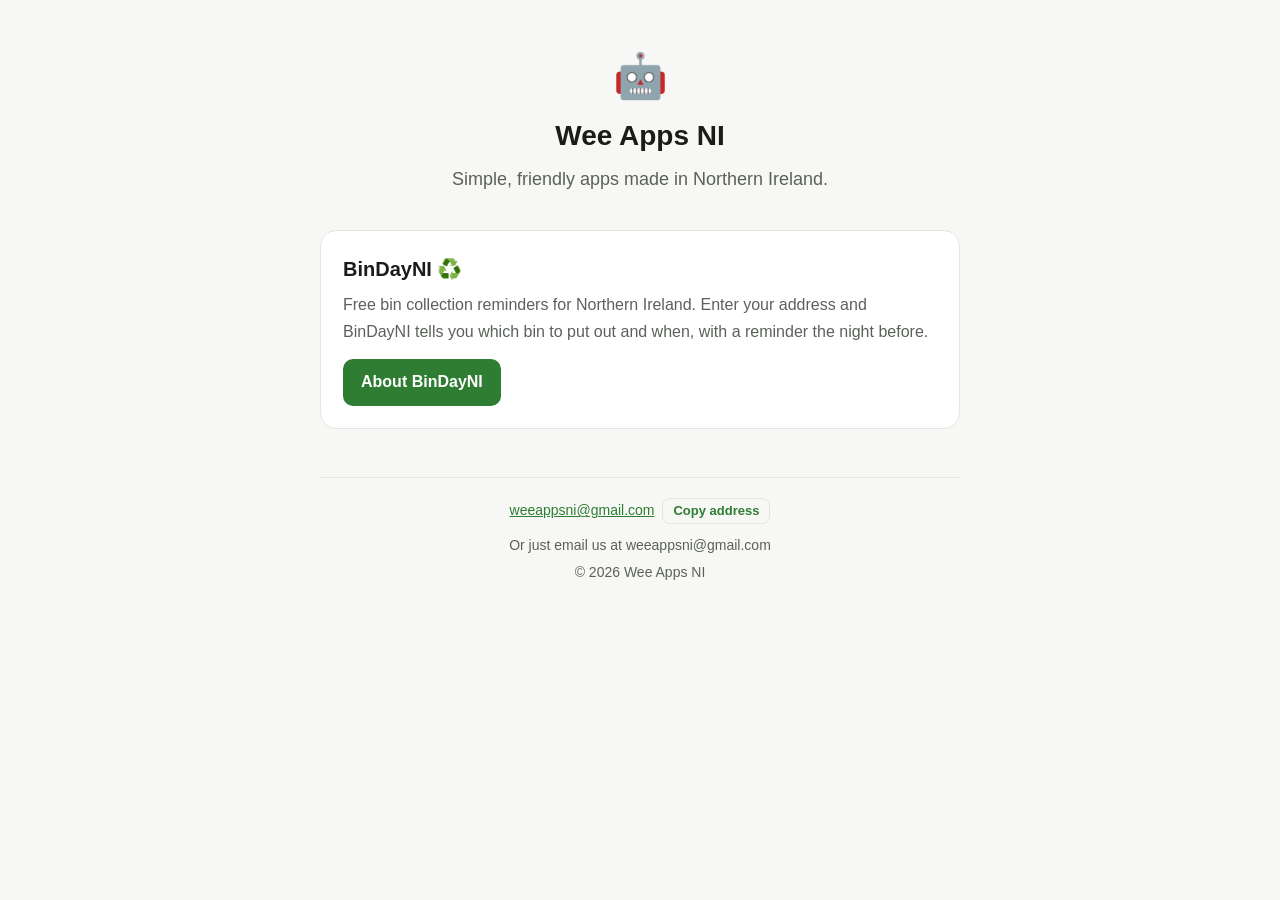
<file: index.html>
<!doctype html>
<html lang="en">
<head>
  <meta charset="utf-8" />
  <meta name="viewport" content="width=device-width, initial-scale=1" />
  <title>Wee Apps NI — simple, friendly apps from Northern Ireland</title>
  <meta name="description" content="Wee Apps NI makes simple, friendly apps for Northern Ireland. Our first app is BinDayNI — free bin collection reminders." />
  <link rel="stylesheet" href="/style.css" />
</head>
<body>
  <div class="wrap">
    <header class="site">
      <div class="logo">🤖</div>
      <h1>Wee Apps NI</h1>
      <p class="tag">Simple, friendly apps made in Northern Ireland.</p>
    </header>

    <!-- One card per app. To add an app, copy a card and point it at /appname/ -->
    <div class="card">
      <h2>BinDayNI ♻️</h2>
      <p>Free bin collection reminders for Northern Ireland. Enter your address and BinDayNI
         tells you which bin to put out and when, with a reminder the night before.</p>
      <a class="btn" href="/bindayni/">About BinDayNI</a>
    </div>

    <footer>
      <p class="contact-email"><a href="mailto:weeappsni@gmail.com">weeappsni@gmail.com</a></p>
      <p class="hint">Or just email us at weeappsni@gmail.com</p>
      <p>© 2026 Wee Apps NI</p>
    </footer>
  </div>
  <script src="/contact.js" defer></script>
</body>
</html>
</file>
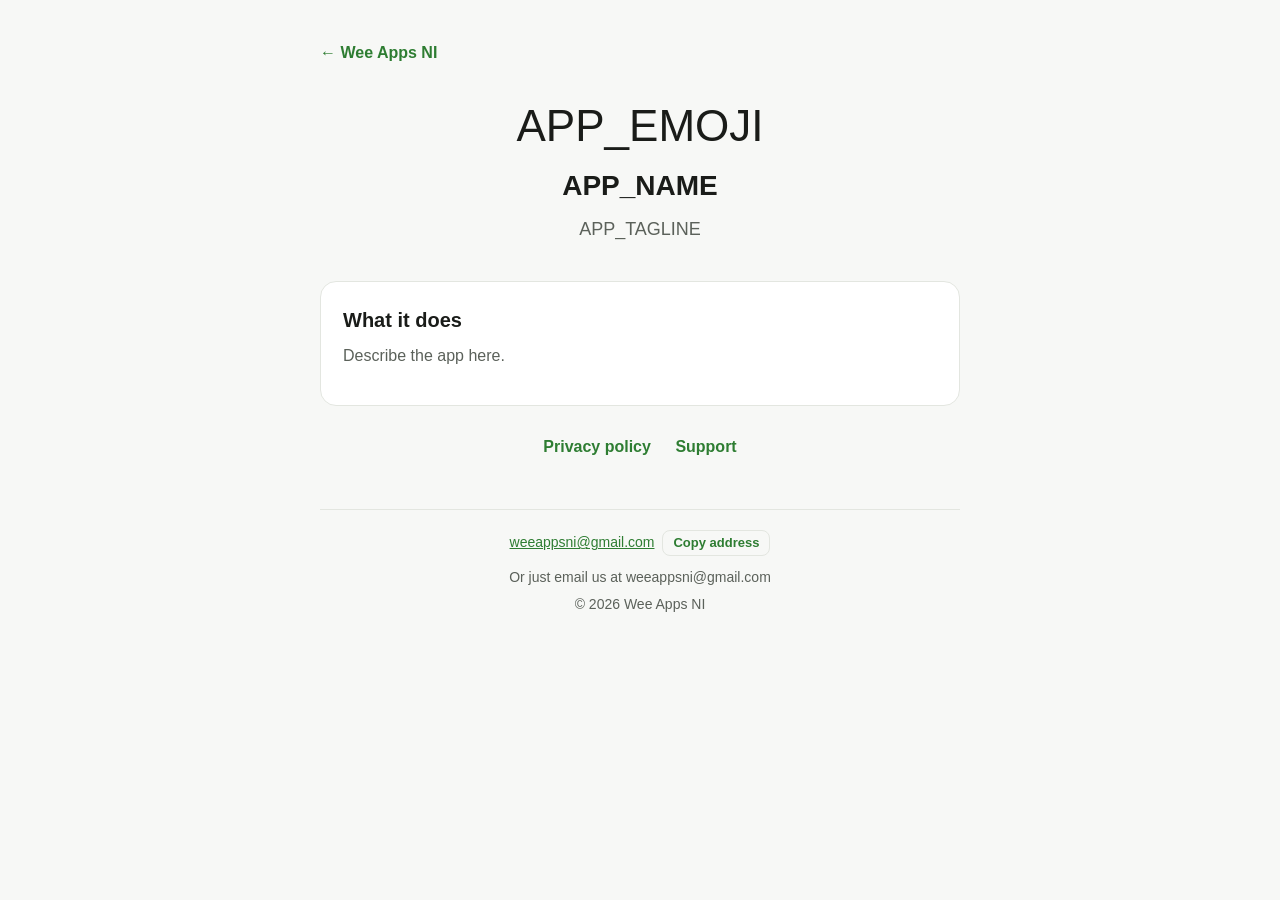
<file: _template/index.html>
<!doctype html>
<!-- TEMPLATE — copy this whole folder to /<appfolder>/ and replace:
       APP_NAME      -> the app's display name (e.g. BinDayNI)
       APP_TAGLINE   -> one-line description
       APP_EMOJI     -> a logo emoji
     Then add a card for it on the homepage (/index.html). -->
<html lang="en">
<head>
  <meta charset="utf-8" />
  <meta name="viewport" content="width=device-width, initial-scale=1" />
  <title>APP_NAME · Wee Apps NI</title>
  <meta name="description" content="APP_NAME — APP_TAGLINE" />
  <link rel="stylesheet" href="/style.css" />
</head>
<body>
  <div class="wrap">
    <a class="back" href="/">← Wee Apps NI</a>
    <header class="site">
      <div class="logo">APP_EMOJI</div>
      <h1>APP_NAME</h1>
      <p class="tag">APP_TAGLINE</p>
    </header>

    <div class="card">
      <h2>What it does</h2>
      <p>Describe the app here.</p>
    </div>

    <nav class="links">
      <a href="/APPFOLDER/privacy">Privacy policy</a>
      <a href="/APPFOLDER/support">Support</a>
    </nav>

    <footer>
      <p class="contact-email"><a href="mailto:weeappsni@gmail.com">weeappsni@gmail.com</a></p>
      <p class="hint">Or just email us at weeappsni@gmail.com</p>
      <p>© 2026 Wee Apps NI</p>
    </footer>
  </div>
  <script src="/contact.js" defer></script>
</body>
</html>
</file>
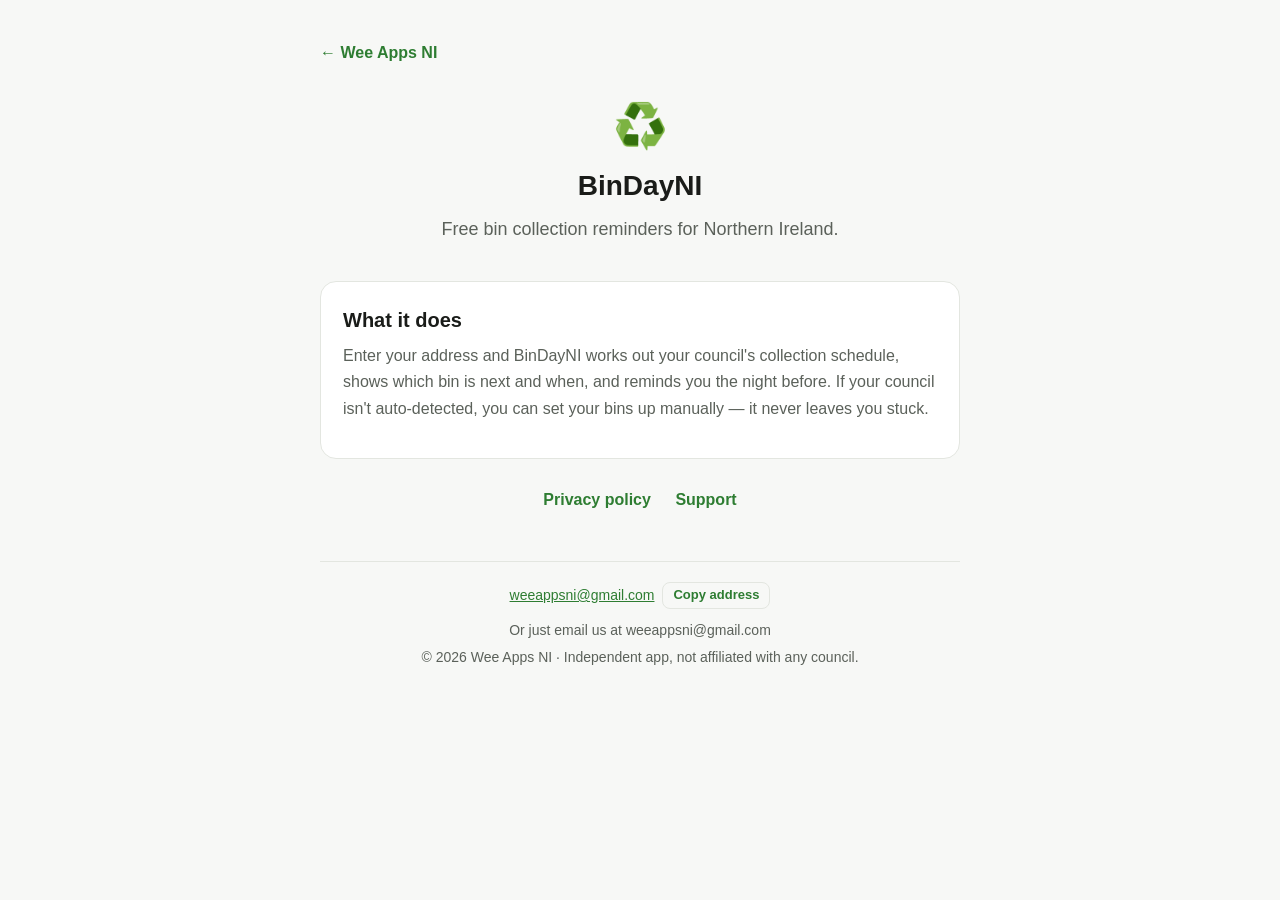
<file: bindayni/index.html>
<!doctype html>
<html lang="en">
<head>
  <meta charset="utf-8" />
  <meta name="viewport" content="width=device-width, initial-scale=1" />
  <title>BinDayNI — free bin reminders for Northern Ireland · Wee Apps NI</title>
  <meta name="description" content="BinDayNI — free bin collection reminders for Northern Ireland. Which bin to put out, and when, with a reminder the night before." />
  <link rel="stylesheet" href="/style.css" />
</head>
<body>
  <div class="wrap">
    <a class="back" href="/">← Wee Apps NI</a>
    <header class="site">
      <div class="logo">♻️</div>
      <h1>BinDayNI</h1>
      <p class="tag">Free bin collection reminders for Northern Ireland.</p>
    </header>

    <div class="card">
      <h2>What it does</h2>
      <p>Enter your address and BinDayNI works out your council's collection schedule, shows which
         bin is next and when, and reminds you the night before. If your council isn't auto-detected,
         you can set your bins up manually — it never leaves you stuck.</p>
    </div>

    <nav class="links">
      <a href="/bindayni/privacy">Privacy policy</a>
      <a href="/bindayni/support">Support</a>
    </nav>

    <footer>
      <p class="contact-email"><a href="mailto:weeappsni@gmail.com">weeappsni@gmail.com</a></p>
      <p class="hint">Or just email us at weeappsni@gmail.com</p>
      <p>© 2026 Wee Apps NI · Independent app, not affiliated with any council.</p>
    </footer>
  </div>
  <script src="/contact.js" defer></script>
</body>
</html>
</file>
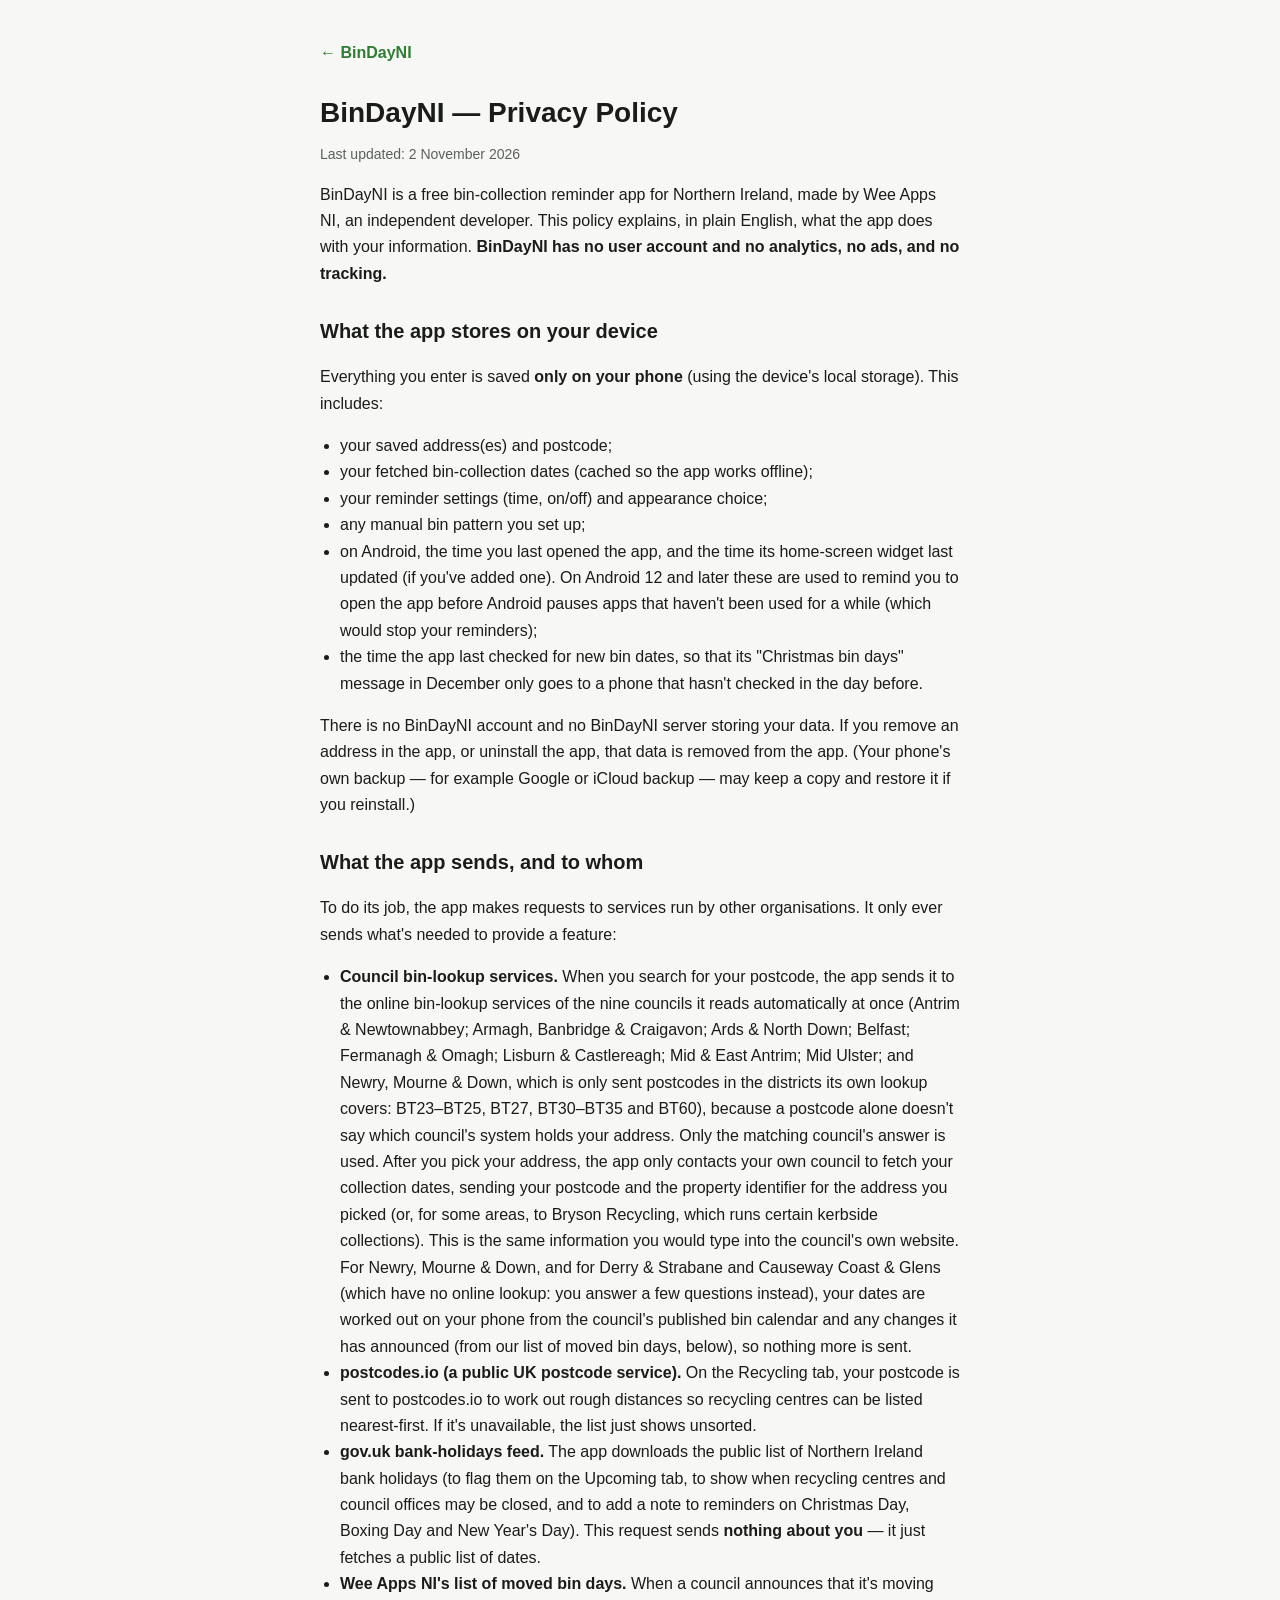
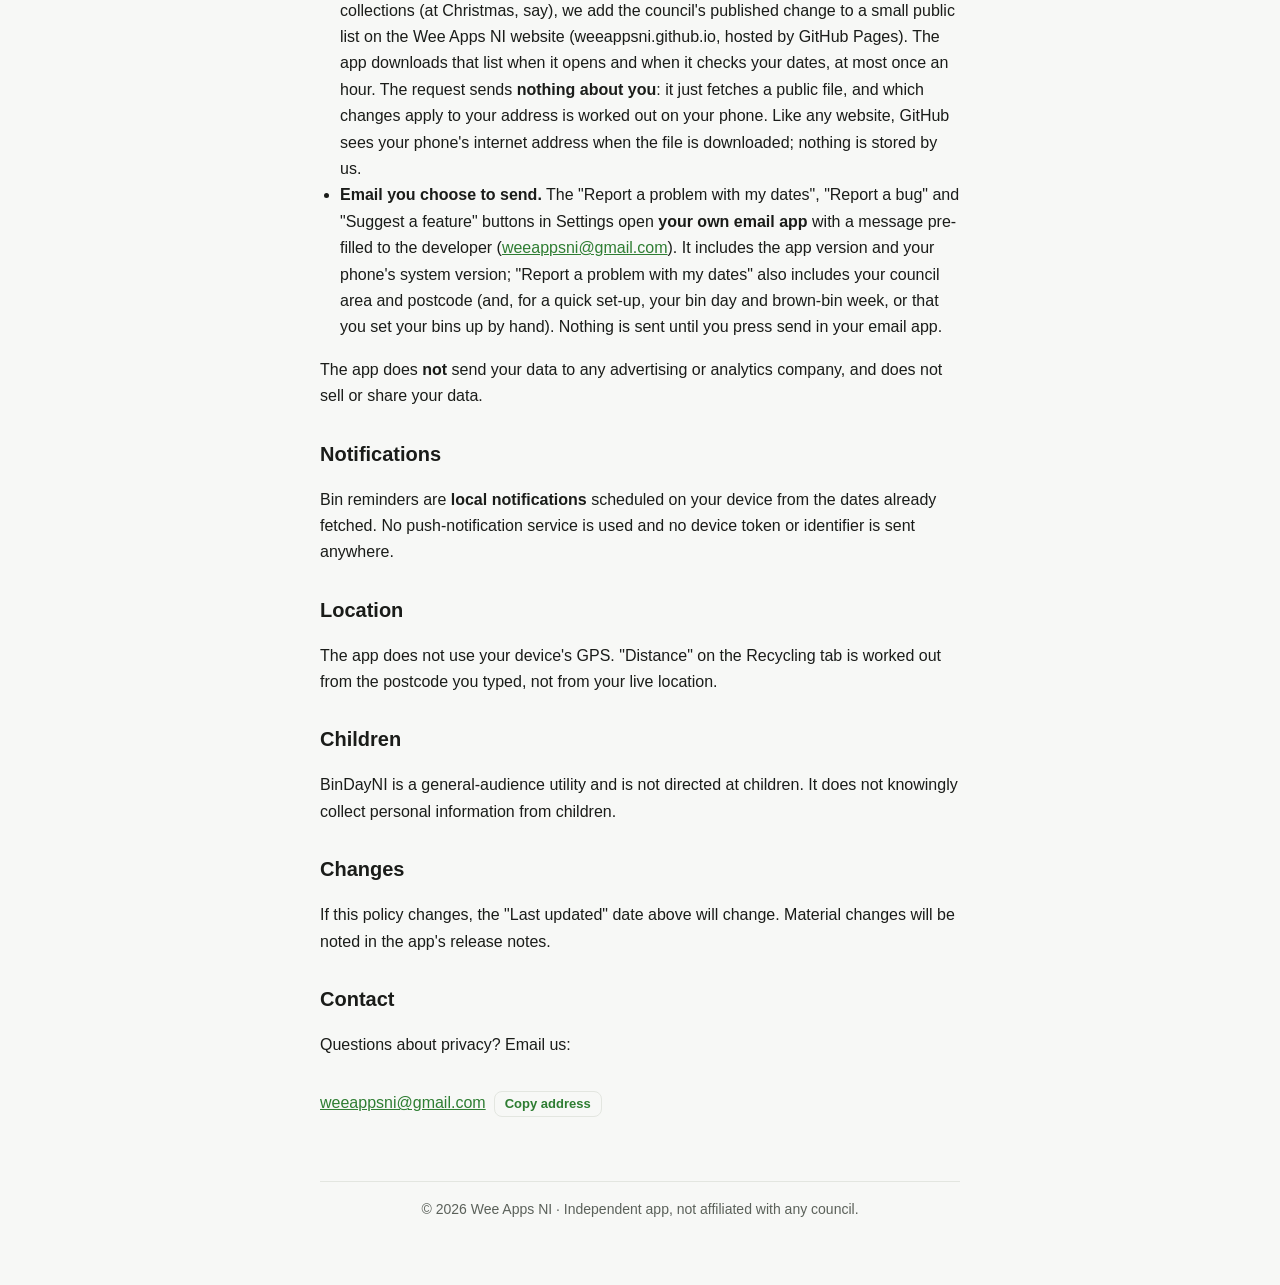
<file: privacy/index.html>
<!doctype html>
<!-- Moved. This old top-level URL now redirects to the per-app location so any
     link that was shared before the site was reorganised still works. -->
<html lang="en">
<head>
  <meta charset="utf-8" />
  <meta name="viewport" content="width=device-width, initial-scale=1" />
  <title>Redirecting… · Wee Apps NI</title>
  <link rel="canonical" href="https://weeappsni.github.io/bindayni/privacy" />
  <meta http-equiv="refresh" content="0; url=/bindayni/privacy" />
  <link rel="stylesheet" href="/style.css" />
</head>
<body>
  <div class="wrap">
    <p>This page has moved to
       <a href="/bindayni/privacy">weeappsni.github.io/bindayni/privacy</a>.</p>
  </div>
</body>
</html>
</file>
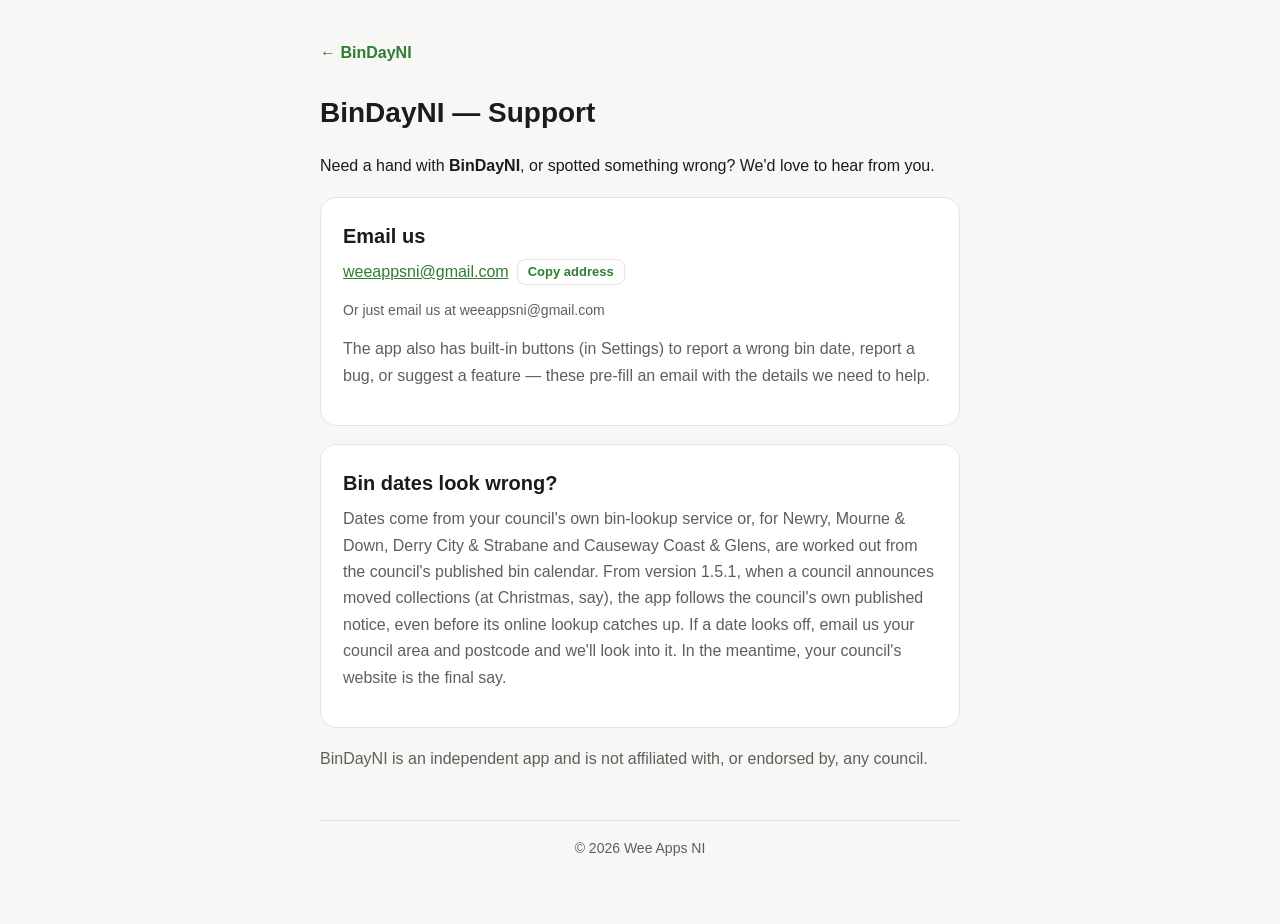
<file: support/index.html>
<!doctype html>
<!-- Moved. Redirects to the per-app location. -->
<html lang="en">
<head>
  <meta charset="utf-8" />
  <meta name="viewport" content="width=device-width, initial-scale=1" />
  <title>Redirecting… · Wee Apps NI</title>
  <link rel="canonical" href="https://weeappsni.github.io/bindayni/support" />
  <meta http-equiv="refresh" content="0; url=/bindayni/support" />
  <link rel="stylesheet" href="/style.css" />
</head>
<body>
  <div class="wrap">
    <p>This page has moved to
       <a href="/bindayni/support">weeappsni.github.io/bindayni/support</a>.</p>
  </div>
</body>
</html>
</file>
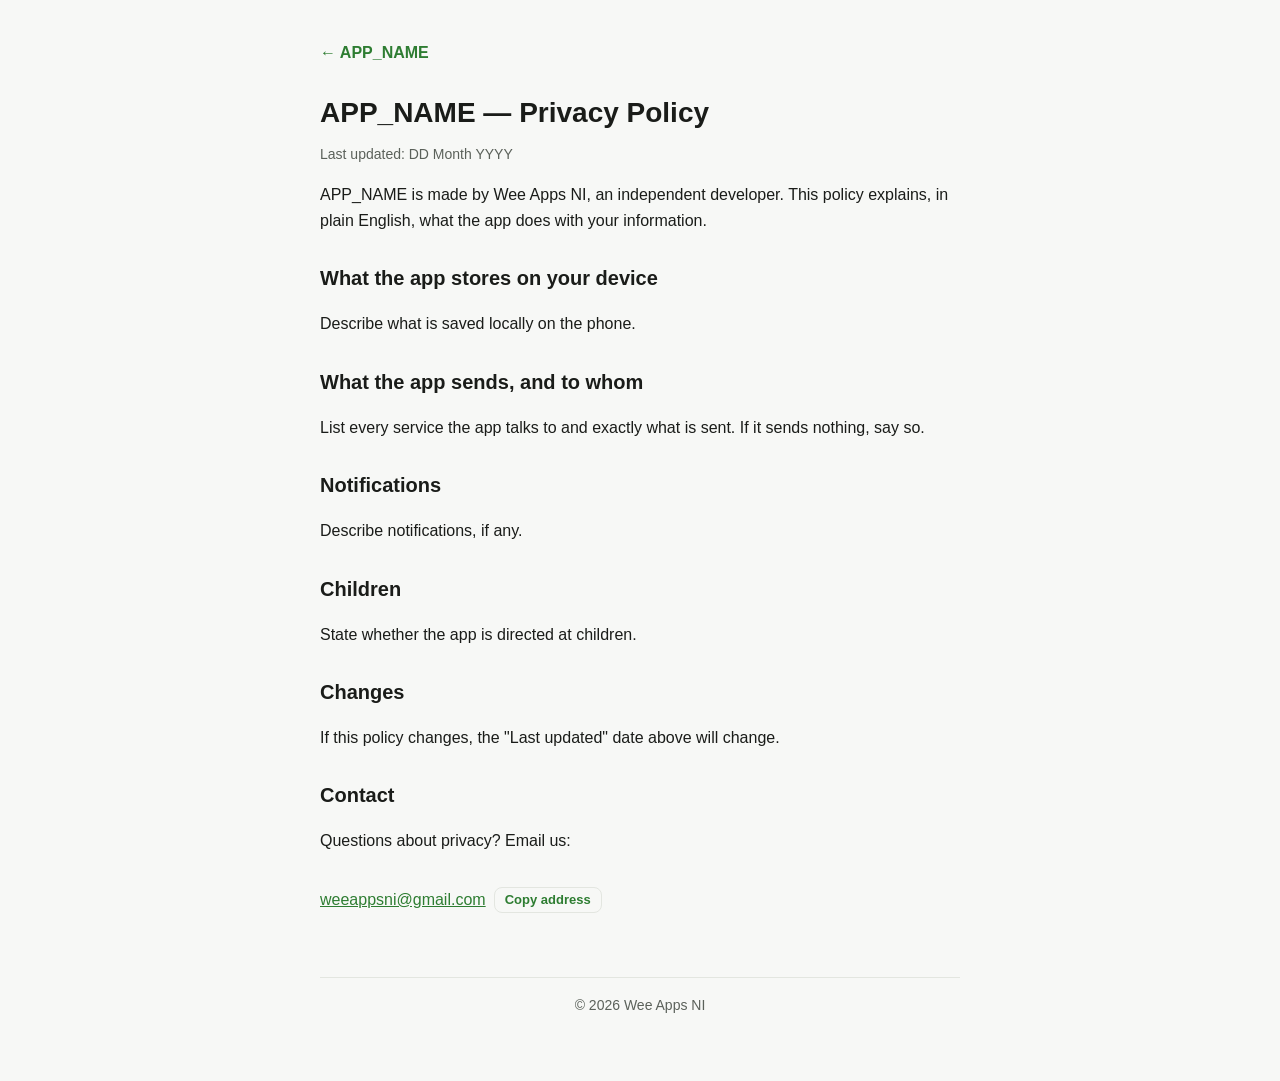
<file: _template/privacy/index.html>
<!doctype html>
<!-- TEMPLATE privacy page. Replace APP_NAME / APPFOLDER / the date, and edit the
     body to describe honestly what THIS app does with data. Keep it truthful —
     the app stores must be able to verify every claim. -->
<html lang="en">
<head>
  <meta charset="utf-8" />
  <meta name="viewport" content="width=device-width, initial-scale=1" />
  <title>APP_NAME — Privacy Policy · Wee Apps NI</title>
  <meta name="description" content="Privacy policy for APP_NAME by Wee Apps NI." />
  <link rel="stylesheet" href="/style.css" />
</head>
<body>
  <div class="wrap">
    <a class="back" href="/APPFOLDER/">← APP_NAME</a>
    <h1>APP_NAME — Privacy Policy</h1>
    <p class="updated">Last updated: DD Month YYYY</p>

    <p>APP_NAME is made by Wee Apps NI, an independent developer. This policy explains, in plain English,
       what the app does with your information.</p>

    <h2>What the app stores on your device</h2>
    <p>Describe what is saved locally on the phone.</p>

    <h2>What the app sends, and to whom</h2>
    <p>List every service the app talks to and exactly what is sent. If it sends nothing, say so.</p>

    <h2>Notifications</h2>
    <p>Describe notifications, if any.</p>

    <h2>Children</h2>
    <p>State whether the app is directed at children.</p>

    <h2>Changes</h2>
    <p>If this policy changes, the "Last updated" date above will change.</p>

    <h2>Contact</h2>
    <p>Questions about privacy? Email us:</p>
    <p class="contact-email"><a href="mailto:weeappsni@gmail.com">weeappsni@gmail.com</a></p>

    <footer>© 2026 Wee Apps NI</footer>
  </div>
  <script src="/contact.js" defer></script>
</body>
</html>
</file>
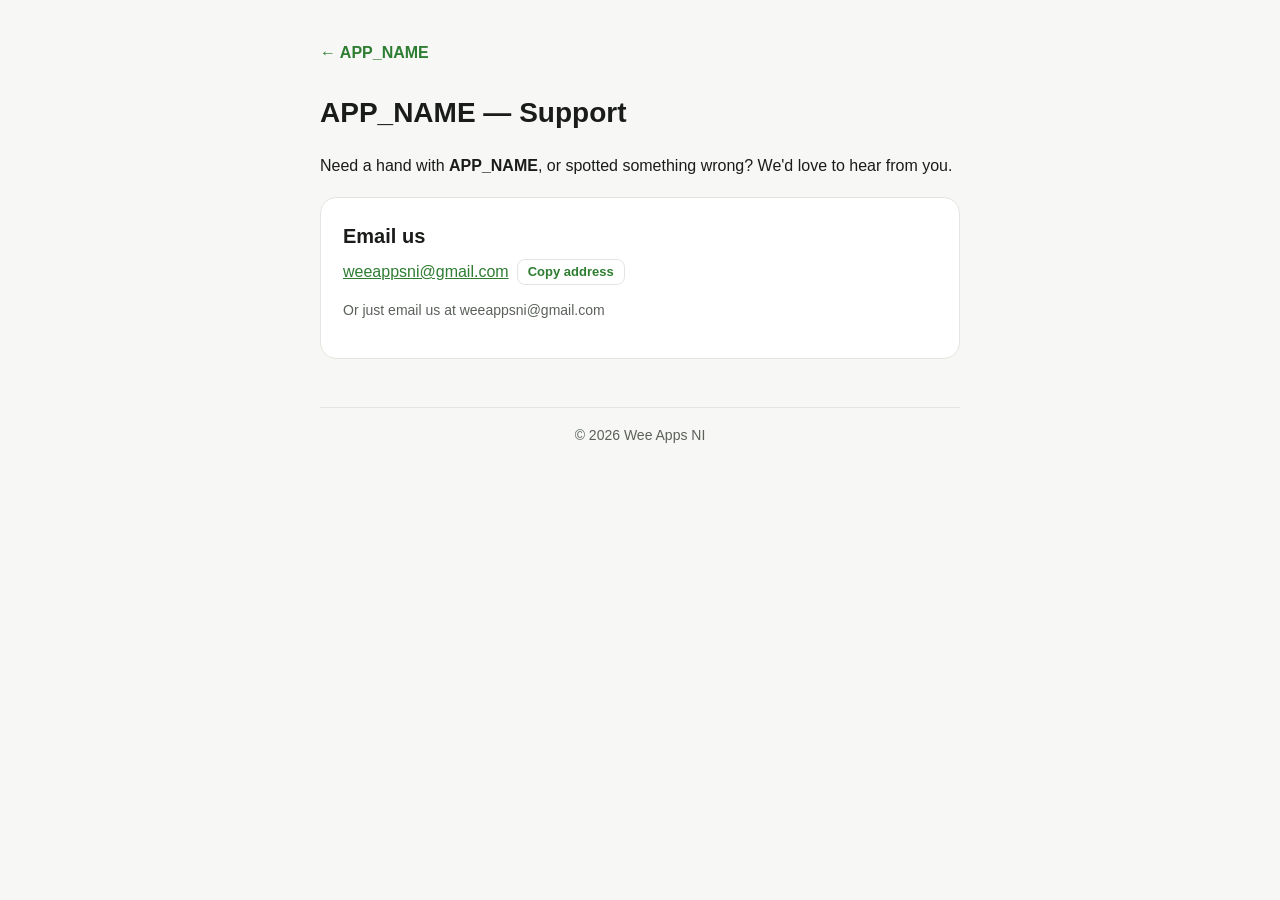
<file: _template/support/index.html>
<!doctype html>
<!-- TEMPLATE support page. Replace APP_NAME / APPFOLDER and edit the body. -->
<html lang="en">
<head>
  <meta charset="utf-8" />
  <meta name="viewport" content="width=device-width, initial-scale=1" />
  <title>APP_NAME — Support · Wee Apps NI</title>
  <meta name="description" content="Support and contact for APP_NAME by Wee Apps NI." />
  <link rel="stylesheet" href="/style.css" />
</head>
<body>
  <div class="wrap">
    <a class="back" href="/APPFOLDER/">← APP_NAME</a>
    <h1>APP_NAME — Support</h1>
    <p>Need a hand with <strong>APP_NAME</strong>, or spotted something wrong? We'd love to hear from you.</p>

    <div class="card">
      <h2>Email us</h2>
      <p class="contact-email"><a href="mailto:weeappsni@gmail.com">weeappsni@gmail.com</a></p>
      <p class="hint">Or just email us at weeappsni@gmail.com</p>
    </div>

    <footer>© 2026 Wee Apps NI</footer>
  </div>
  <script src="/contact.js" defer></script>
</body>
</html>
</file>
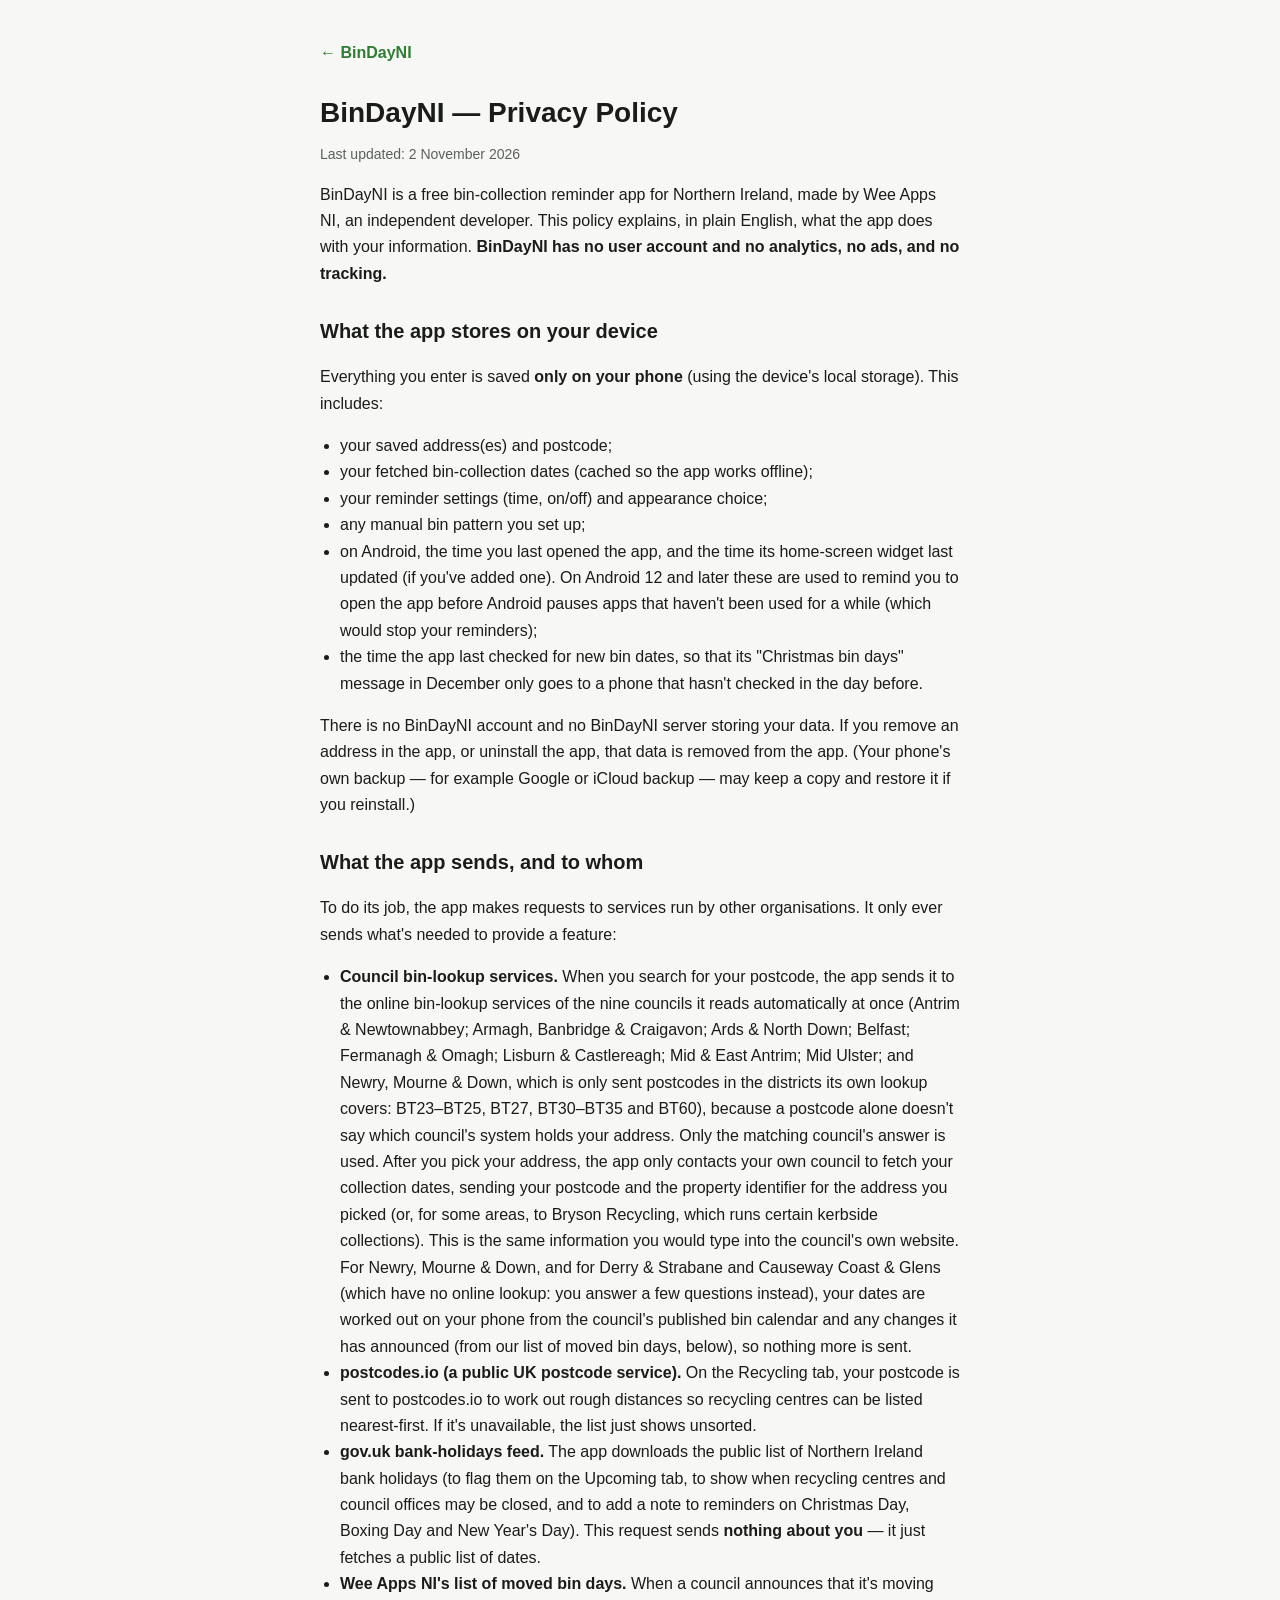
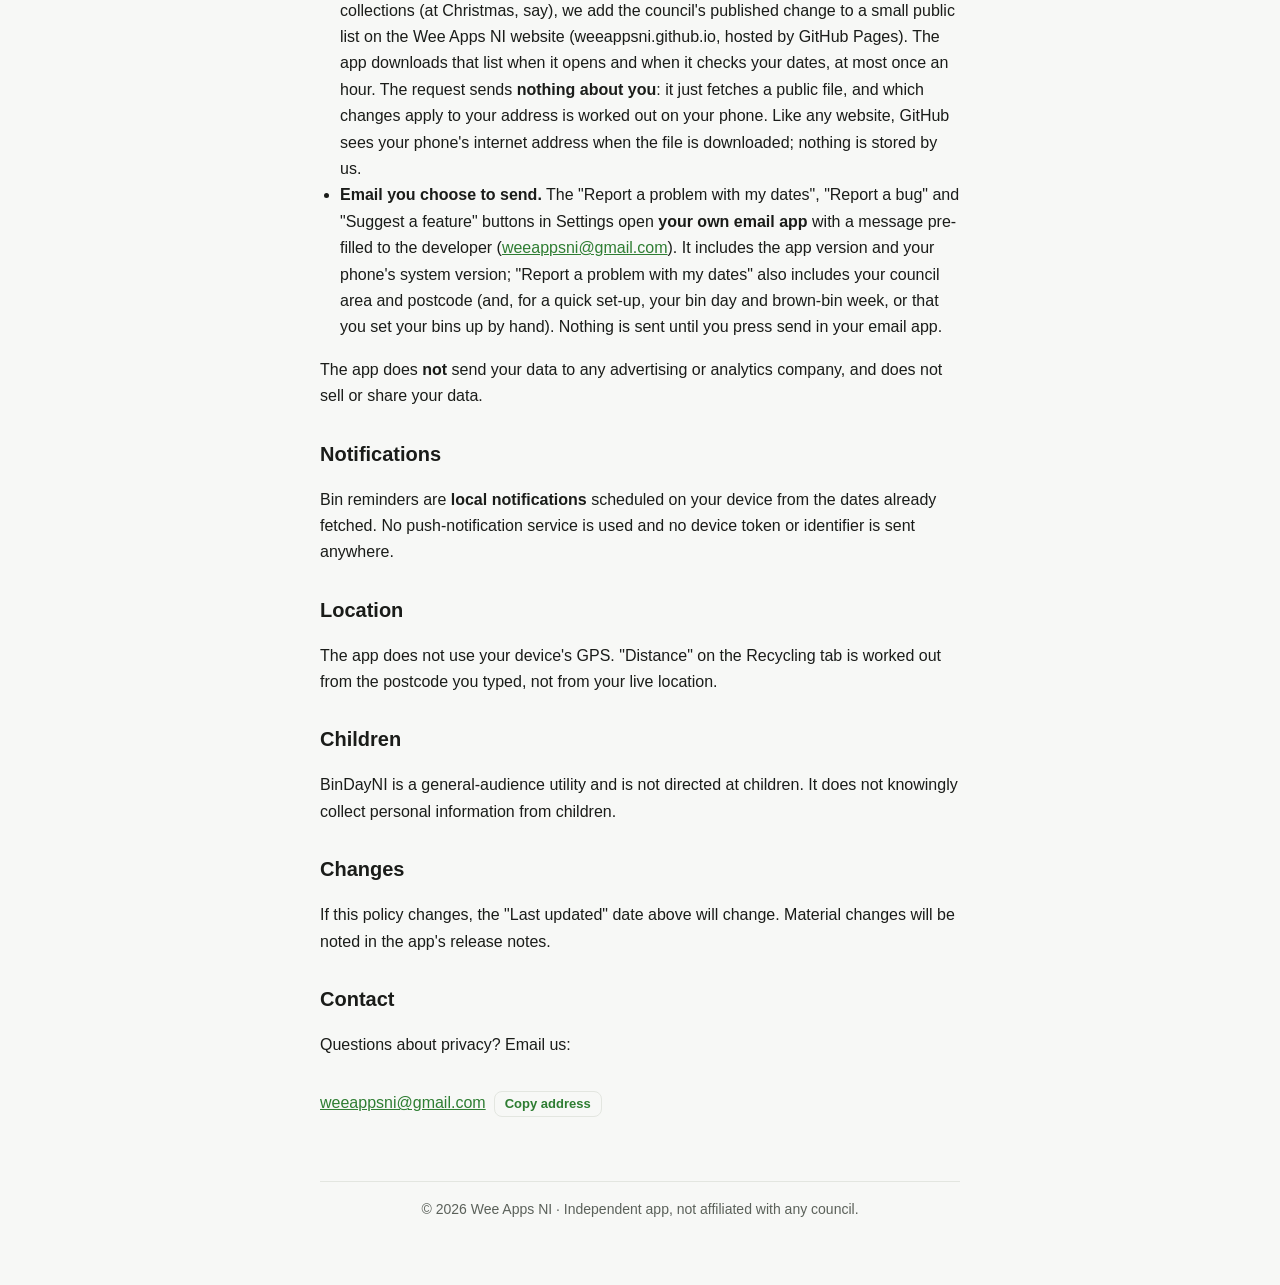
<file: bindayni/privacy/index.html>
<!doctype html>
<html lang="en">
<head>
  <meta charset="utf-8" />
  <meta name="viewport" content="width=device-width, initial-scale=1" />
  <title>BinDayNI — Privacy Policy · Wee Apps NI</title>
  <meta name="description" content="Privacy policy for BinDayNI, a free bin-collection reminder app for Northern Ireland by Wee Apps NI." />
  <link rel="stylesheet" href="/style.css" />
</head>
<body>
  <div class="wrap">
    <a class="back" href="/bindayni/">← BinDayNI</a>
    <h1>BinDayNI — Privacy Policy</h1>
    <p class="updated">Last updated: 2 November 2026</p>

    <p>BinDayNI is a free bin-collection reminder app for Northern Ireland, made by Wee Apps NI, an
       independent developer. This policy explains, in plain English, what the app does with your
       information. <strong>BinDayNI has no user account and no analytics, no ads, and no tracking.</strong></p>

    <h2>What the app stores on your device</h2>
    <p>Everything you enter is saved <strong>only on your phone</strong> (using the device's local storage).
       This includes:</p>
    <ul>
      <li>your saved address(es) and postcode;</li>
      <li>your fetched bin-collection dates (cached so the app works offline);</li>
      <li>your reminder settings (time, on/off) and appearance choice;</li>
      <li>any manual bin pattern you set up;</li>
      <li>on Android, the time you last opened the app, and the time its home-screen widget last updated
        (if you've added one). On Android 12 and later these are used to remind you to open the app before
        Android pauses apps that haven't been used for a while (which would stop your reminders);</li>
      <li>the time the app last checked for new bin dates, so that its "Christmas bin days" message
        in December only goes to a phone that hasn't checked in the day before.</li>
    </ul>
    <p>There is no BinDayNI account and no BinDayNI server storing your data. If you remove an address
       in the app, or uninstall the app, that data is removed from the app. (Your phone's own backup
       &mdash; for example Google or iCloud backup &mdash; may keep a copy and restore it if you reinstall.)</p>

    <h2>What the app sends, and to whom</h2>
    <p>To do its job, the app makes requests to services run by other organisations. It only ever sends
       what's needed to provide a feature:</p>
    <ul>
      <li><strong>Council bin-lookup services.</strong> When you search for your postcode, the app sends it
        to the online bin-lookup services of the nine councils it reads automatically at once (Antrim &amp;
        Newtownabbey; Armagh, Banbridge &amp; Craigavon; Ards &amp; North Down; Belfast; Fermanagh &amp; Omagh;
        Lisburn &amp; Castlereagh; Mid &amp; East Antrim; Mid Ulster; and Newry, Mourne &amp; Down, which is only
        sent postcodes in the districts its own lookup covers: BT23&ndash;BT25, BT27, BT30&ndash;BT35 and
        BT60), because a postcode alone doesn't say which
        council's system holds your address. Only the matching council's answer is used. After you pick your
        address, the app only contacts your own council to fetch your collection dates, sending your postcode
        and the property identifier for the address you picked (or, for some areas, to Bryson Recycling, which
        runs certain kerbside collections). This is the same information you would type into the council's
        own website. For Newry, Mourne &amp; Down, and for Derry &amp; Strabane and Causeway Coast &amp; Glens
        (which have no online lookup: you answer a few questions instead), your dates are worked out on your
        phone from the council's published bin calendar and any changes it has announced (from our list of
        moved bin days, below), so nothing more is sent.</li>
      <li><strong>postcodes.io (a public UK postcode service).</strong> On the Recycling tab, your postcode
        is sent to postcodes.io to work out rough distances so recycling centres can be listed
        nearest-first. If it's unavailable, the list just shows unsorted.</li>
      <li><strong>gov.uk bank-holidays feed.</strong> The app downloads the public list of Northern Ireland
        bank holidays (to flag them on the Upcoming tab, to show when recycling centres and council
        offices may be closed, and to add a note to reminders on Christmas Day, Boxing Day and New
        Year's Day). This request sends <strong>nothing about you</strong>
        &mdash; it just fetches a public list of dates.</li>
      <li><strong>Wee Apps NI's list of moved bin days.</strong> When a council announces that it's moving
        collections (at Christmas, say), we add the council's published change to a small public list on the
        Wee Apps NI website (weeappsni.github.io, hosted by GitHub Pages). The app downloads that list when it
        opens and when it checks your dates, at most once an hour. The request sends <strong>nothing about
        you</strong>: it just fetches a public file, and which changes apply to your address is worked out on
        your phone. Like any website, GitHub sees your phone's internet address when the file is downloaded;
        nothing is stored by us.</li>
      <li><strong>Email you choose to send.</strong> The "Report a problem with my dates", "Report a bug"
        and "Suggest a feature" buttons in Settings open <strong>your own email app</strong> with a message
        pre-filled to the developer (<a href="mailto:weeappsni@gmail.com">weeappsni@gmail.com</a>). It
        includes the app version and your phone's system version; "Report a problem with my dates" also
        includes your council area and postcode (and, for a quick set-up, your bin day and brown-bin week, or
        that you set your bins up by hand). Nothing is sent until you press send in your email app.</li>
    </ul>
    <p>The app does <strong>not</strong> send your data to any advertising or analytics company, and does
       not sell or share your data.</p>

    <h2>Notifications</h2>
    <p>Bin reminders are <strong>local notifications</strong> scheduled on your device from the dates
       already fetched. No push-notification service is used and no device token or identifier is sent
       anywhere.</p>

    <h2>Location</h2>
    <p>The app does not use your device's GPS. "Distance" on the Recycling tab is worked out from the
       postcode you typed, not from your live location.</p>

    <h2>Children</h2>
    <p>BinDayNI is a general-audience utility and is not directed at children. It does not knowingly
       collect personal information from children.</p>

    <h2>Changes</h2>
    <p>If this policy changes, the "Last updated" date above will change. Material changes will be noted
       in the app's release notes.</p>

    <h2>Contact</h2>
    <p>Questions about privacy? Email us:</p>
    <p class="contact-email"><a href="mailto:weeappsni@gmail.com">weeappsni@gmail.com</a></p>

    <footer>© 2026 Wee Apps NI · Independent app, not affiliated with any council.</footer>
  </div>
  <script src="/contact.js" defer></script>
</body>
</html>
</file>
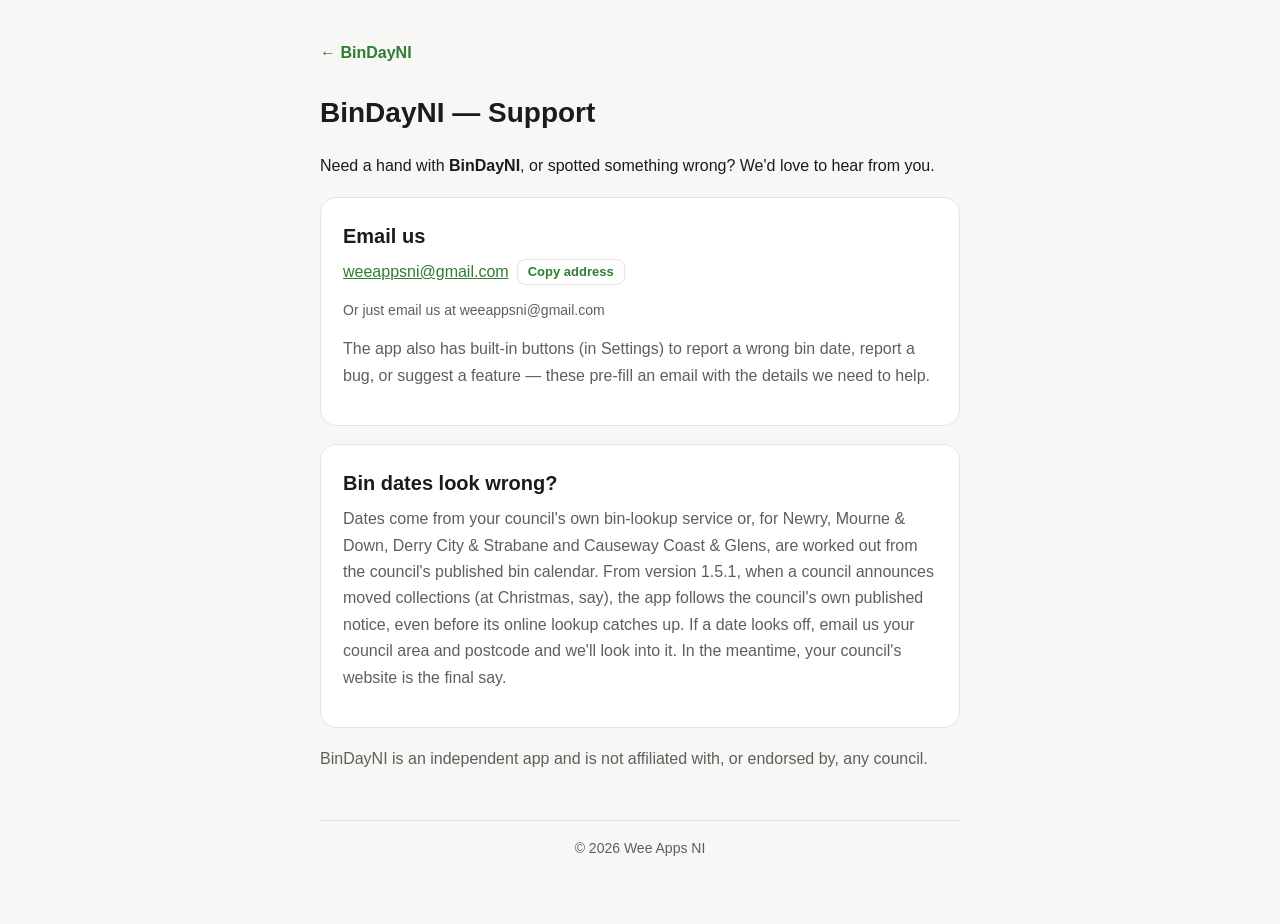
<file: bindayni/support/index.html>
<!doctype html>
<html lang="en">
<head>
  <meta charset="utf-8" />
  <meta name="viewport" content="width=device-width, initial-scale=1" />
  <title>BinDayNI — Support · Wee Apps NI</title>
  <meta name="description" content="Support and contact for BinDayNI, a free bin-collection reminder app for Northern Ireland by Wee Apps NI." />
  <link rel="stylesheet" href="/style.css" />
</head>
<body>
  <div class="wrap">
    <a class="back" href="/bindayni/">← BinDayNI</a>
    <h1>BinDayNI — Support</h1>
    <p>Need a hand with <strong>BinDayNI</strong>, or spotted something wrong? We'd love to hear from you.</p>

    <div class="card">
      <h2>Email us</h2>
      <p class="contact-email"><a href="mailto:weeappsni@gmail.com">weeappsni@gmail.com</a></p>
      <p class="hint">Or just email us at weeappsni@gmail.com</p>
      <p>The app also has built-in buttons (in Settings) to report a wrong bin date, report a bug, or
         suggest a feature — these pre-fill an email with the details we need to help.</p>
    </div>

    <div class="card">
      <h2>Bin dates look wrong?</h2>
      <p>Dates come from your council's own bin-lookup service or, for Newry, Mourne &amp; Down, Derry City
         &amp; Strabane and Causeway Coast &amp; Glens, are worked out from the council's published bin calendar.
         From version 1.5.1, when a council announces moved collections (at Christmas, say), the app follows
         the council's own published notice, even before its online lookup catches up.
         If a date looks off, email us your council area and postcode and we'll look into it. In the meantime, your council's website is the final say.</p>
    </div>

    <p style="color:var(--muted)">BinDayNI is an independent app and is not affiliated with, or endorsed by,
       any council.</p>

    <footer>© 2026 Wee Apps NI</footer>
  </div>
  <script src="/contact.js" defer></script>
</body>
</html>
</file>
<file: style.css>
/* Shared styles for the whole Wee Apps NI site. Change the design here once and
   every page (home + every app's pages) updates. Colours adapt to light/dark. */
:root {
  --bg: #f7f8f6; --card: #ffffff; --text: #1a1c19; --muted: #5b615a;
  --accent: #2e7d32; --border: #e3e6e0;
}
@media (prefers-color-scheme: dark) {
  :root { --bg: #14161a; --card: #1c1f24; --text: #eceef0; --muted: #9aa0a6; --accent: #6fbf73; --border: #2a2e34; }
}
* { box-sizing: border-box; }
body {
  margin: 0; background: var(--bg); color: var(--text);
  font-family: -apple-system, BlinkMacSystemFont, "Segoe UI", Roboto, Helvetica, Arial, sans-serif;
  line-height: 1.65;
}
.wrap { max-width: 680px; margin: 0 auto; padding: 40px 20px 64px; }
a { color: var(--accent); }
h1 { font-size: 28px; margin: 0 0 6px; }
h2 { font-size: 20px; margin: 28px 0 8px; }
.back { display: inline-block; margin-bottom: 24px; text-decoration: none; font-weight: 600; }

/* Home / hero */
header.site { text-align: center; margin-bottom: 36px; }
.logo { font-size: 44px; }
.tag { color: var(--muted); font-size: 18px; margin: 6px 0 0; }

/* Cards */
.card { background: var(--card); border: 1px solid var(--border); border-radius: 16px; padding: 22px; margin: 18px 0; }
.card h2 { margin: 0 0 6px; }
.card p { color: var(--muted); margin: 0 0 14px; }

/* Buttons + link rows */
a.btn { display: inline-block; background: var(--accent); color: #fff; text-decoration: none;
  padding: 10px 18px; border-radius: 10px; font-weight: 600; }
a.btn.secondary { background: transparent; color: var(--accent); border: 1px solid var(--border); }
nav.links { text-align: center; margin-top: 28px; }
nav.links a { color: var(--accent); text-decoration: none; margin: 0 10px; font-weight: 600; }

/* Document pages (privacy / support) */
.updated { color: var(--muted); font-size: 14px; margin: 0 0 8px; }
ul { padding-left: 20px; }
strong { color: var(--text); }

footer { color: var(--muted); font-size: 14px; margin-top: 48px; border-top: 1px solid var(--border);
  padding-top: 16px; text-align: center; }
footer p { margin: 4px 0; }

/* Email contact: the address is always visible + selectable; contact.js adds a
   "Copy" button beside it where the browser supports copying. */
.contact-email { display: inline-flex; align-items: center; gap: 8px; flex-wrap: wrap;
  justify-content: center; }
.contact-email a { -webkit-user-select: text; user-select: text; word-break: break-all; }
.copy-email { cursor: pointer; font: inherit; font-size: 13px; font-weight: 600;
  color: var(--accent); background: transparent; border: 1px solid var(--border);
  border-radius: 8px; padding: 3px 10px; line-height: 1.4; }
.copy-email:hover { border-color: var(--accent); }
.copy-email.copied { color: #fff; background: var(--accent); border-color: var(--accent); }
.hint { color: var(--muted); font-size: 14px; margin: 6px 0 0; }
</file>
